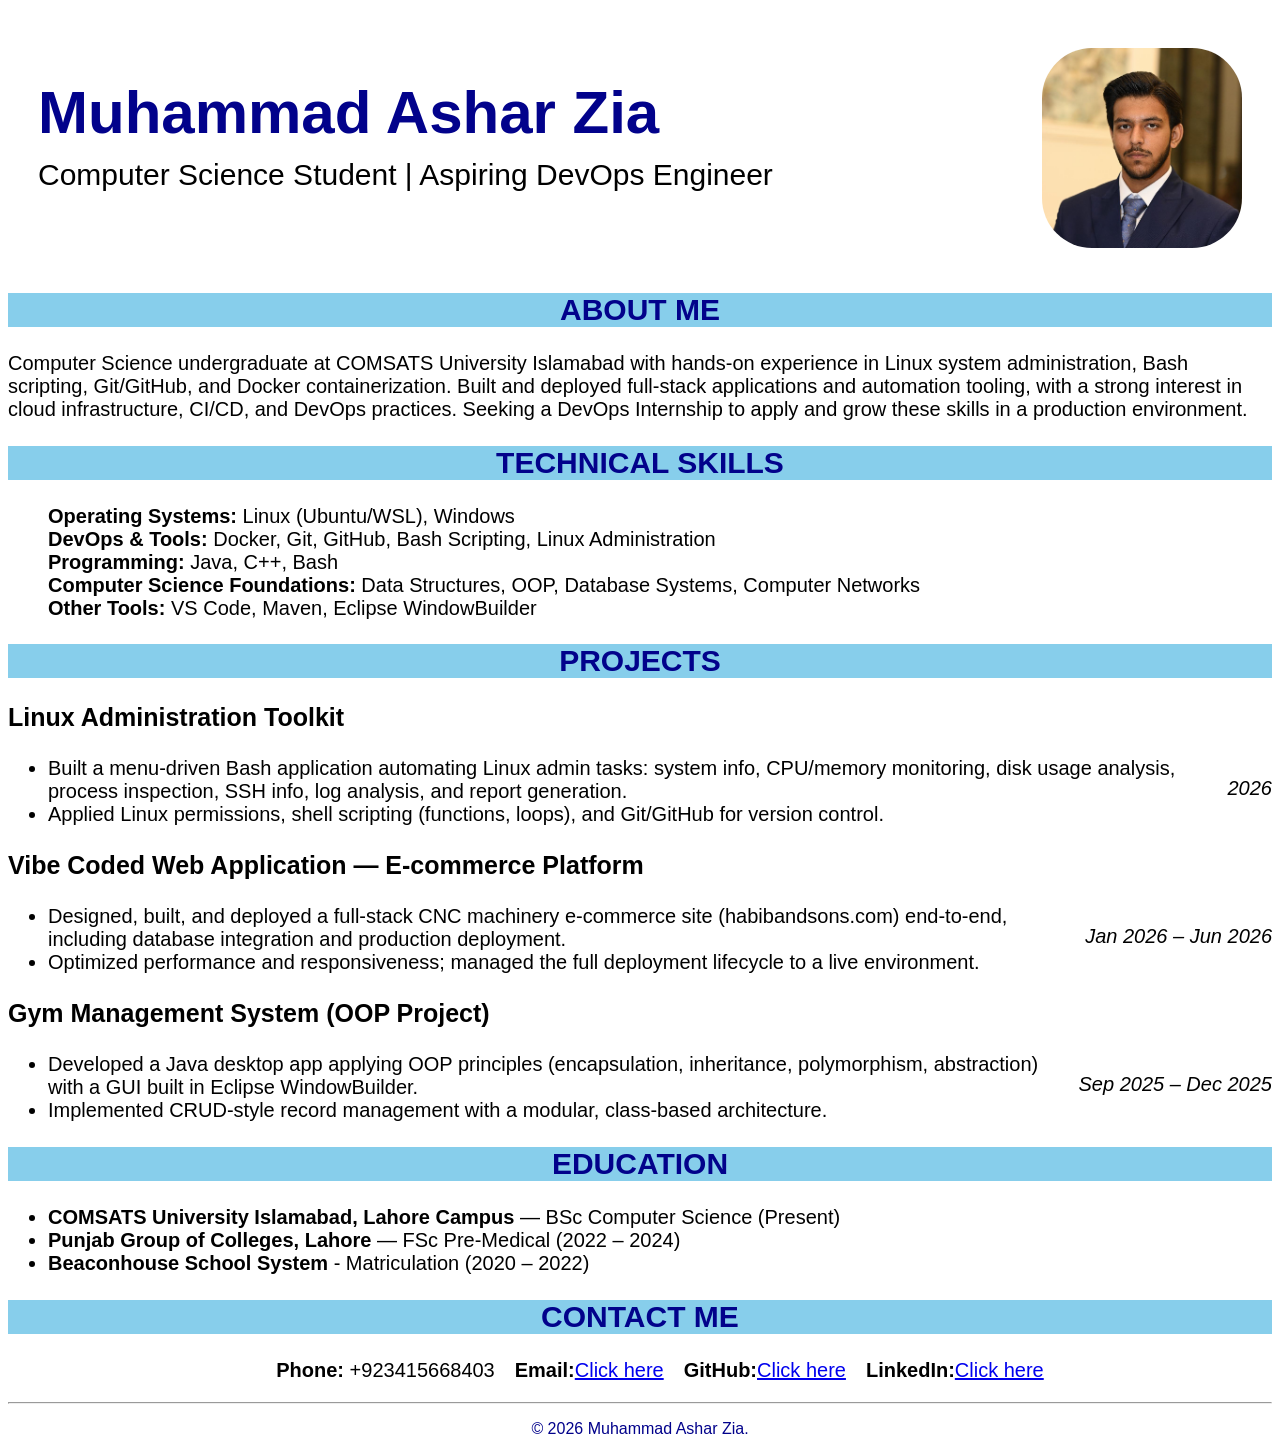
<file: assignment-1/index.html>
<!DOCTYPE html>
<html lang="en">
<head>
    <meta charset="UTF-8">
    <meta name="viewport" content="width=device-width, initial-scale=1.0">
    <title>CV</title>
    <link rel="stylesheet" href="styles.css">
</head>
<body>
    <header>
        <p id="name">Muhammad Ashar Zia</p>
        <p id="tagline">Computer Science Student | Aspiring DevOps Engineer</p>
        <img id="image" src="prof pic.jpeg" alt="Profile Picture">
        <br>
    </header>

    <main>
    
    <div id="summary">
    <h2>ABOUT ME</h2>
    <p>Computer Science undergraduate at COMSATS University Islamabad with hands-on experience in Linux system administration, Bash scripting, Git/GitHub, and Docker containerization. Built and deployed full-stack applications and automation tooling, with a strong interest in cloud infrastructure, CI/CD, and DevOps practices. Seeking a DevOps Internship to apply and grow these skills in a production environment.</p>
    </div>
    
    <div id="skills">
    <h2>TECHNICAL SKILLS</h2>
    <ul>
        <li><b>Operating Systems:</b> Linux (Ubuntu/WSL), Windows</li>
        <li><b>DevOps & Tools:</b> Docker, Git, GitHub, Bash Scripting, Linux Administration</li>
        <li><b>Programming:</b> Java, C++, Bash</li>
        <li><b>Computer Science Foundations: </b>Data Structures, OOP, Database Systems, Computer Networks</li>
        <li><b>Other Tools: </b>VS Code, Maven, Eclipse WindowBuilder</li>
    </ul>
    </div>
    
    <div id="projects">
    <h2>PROJECTS</h2>
    <h3>Linux Administration Toolkit</h3>
    <p><i>2026</i></p>
    <ul>
        <li>Built a menu-driven Bash application automating Linux admin tasks: system info, CPU/memory monitoring, disk usage analysis, process inspection, SSH info, log analysis, and report generation.</li>
        <li>Applied Linux permissions, shell scripting (functions, loops), and Git/GitHub for version control.</li>
    </ul>
    <h3>Vibe Coded Web Application — E-commerce Platform</h3>
    <p><i>Jan 2026 – Jun 2026</i></p>
    <ul>
        <li>Designed, built, and deployed a full-stack CNC machinery e-commerce site (habibandsons.com) end-to-end, including database integration and production deployment.</li>
        <li>Optimized performance and responsiveness; managed the full deployment lifecycle to a live environment.</li>
    </ul>
    <h3>Gym Management System (OOP Project)</h3>
    <p><i>Sep 2025 – Dec 2025</i></p>
    <ul>
        <li>Developed a Java desktop app applying OOP principles (encapsulation, inheritance, polymorphism, abstraction) with a GUI built in Eclipse WindowBuilder.</li>
        <li>Implemented CRUD-style record management with a modular, class-based architecture.</li>    
    </ul>
    </div>

    <div id="education">
    <h2>EDUCATION</h2>
    <ul>
        <li><b>COMSATS University Islamabad, Lahore Campus</b> — BSc Computer Science (Present)</li>
        <li><b>Punjab Group of Colleges, Lahore</b> — FSc Pre-Medical (2022 – 2024)</li>
        <li><b>Beaconhouse School System</b> - Matriculation (2020 – 2022)</li>
    </ul>
    </div>

    <div id="contact">
    <h2>CONTACT ME</h2>
    <ul>
        <li><b>Phone:</b> +923415668403</li>
        <li><b>Email:</b><a href="mailto:ashar.rwd@hotmail.com">Click here</a></li>
        <li><b>GitHub:</b><a href="https://github.com/asharzia0786">Click here</a></li>
        <li><b>LinkedIn:</b><a href="https://www.linkedin.com/in/masharzia/">Click here</a></li>
    </ul>
    <hr>
    </div>

    <footer>
        <p>&copy; 2026 Muhammad Ashar Zia.</p>
    </footer>

    </main>
</body>
</html>
</file>
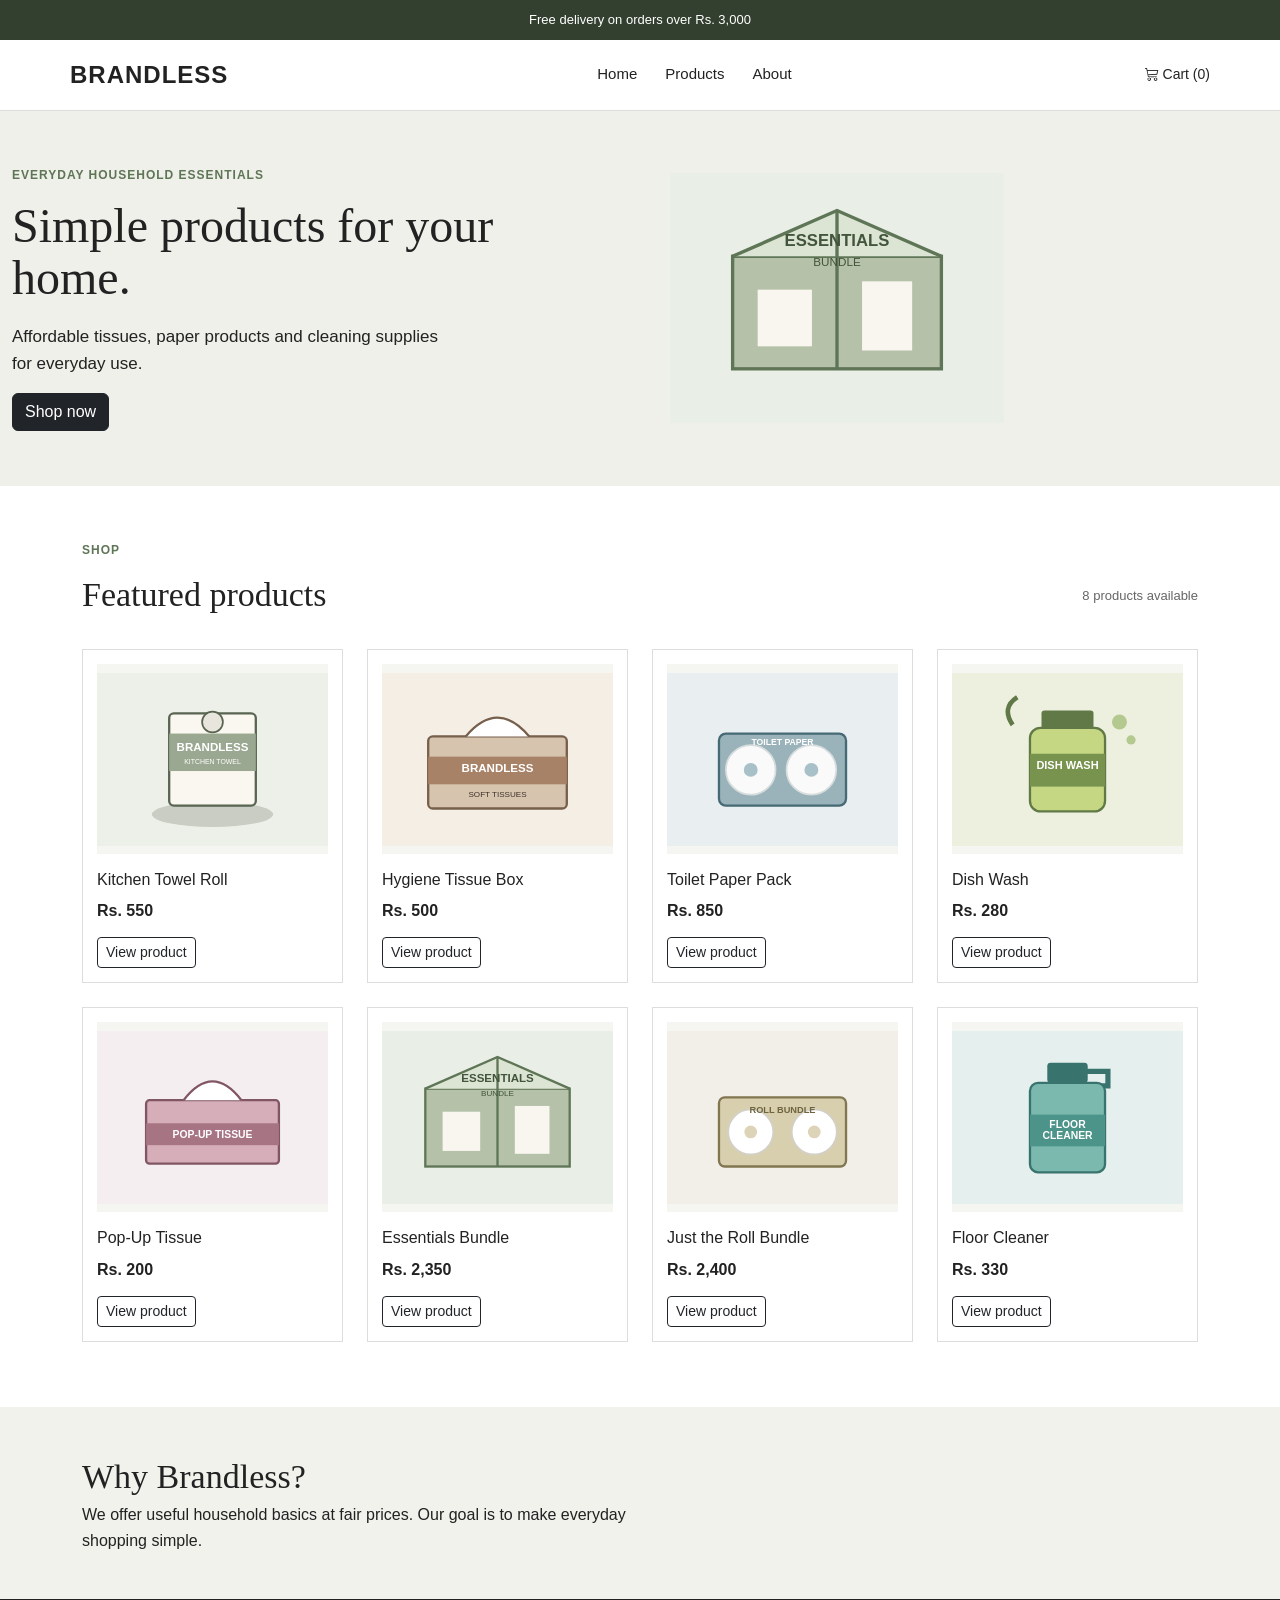
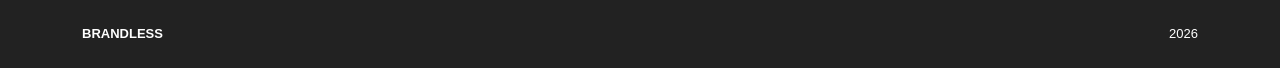
<file: assignment-2/index.html>
<!doctype html>
<html lang="en">
<head>
  <meta charset="utf-8">
  <meta name="viewport" content="width=device-width, initial-scale=1">
  <title>Brandless Store</title>
  <link href="bootstrap.min.css" rel="stylesheet">
  <link href="bootstrap-icons.css" rel="stylesheet">
  <link href="styles.css" rel="stylesheet">
</head>
<body>
  <div class="top-bar">Free delivery on orders over Rs. 3,000</div>
  <header>
    <nav class="navbar container">
      <a class="navbar-brand" href="index.html">BRANDLESS</a>
      <input class="nav-toggle" type="checkbox" id="nav-toggle">
      <label class="navbar-toggler" for="nav-toggle"><i class="bi bi-list"></i></label>
      <div class="nav-links">
        <a href="index.html">Home</a>
        <a href="#products">Products</a>
        <a href="#about">About</a>
      </div>
      <a class="cart" href="#cart"><i class="bi bi-cart3"></i> Cart (0)</a>
    </nav>
  </header>
  <main>
    <section class="hero">
      <div class="container row align-items-center">
        <div class="col-md-6">
          <p class="small-title">Everyday household essentials</p>
          <h1>Simple products for your home.</h1>
          <p>Affordable tissues, paper products and cleaning supplies for everyday use.</p>
          <a class="btn btn-dark" href="#products">Shop now</a>
        </div>
        <div class="col-md-6 hero-picture">
          <img src="assets/essentials-bundle.svg" alt="Brandless essentials bundle">
        </div>
      </div>
    </section>
    <section class="container products" id="products">
      <div class="heading">
        <div>
          <p class="small-title">Shop</p>
          <h2>Featured products</h2>
        </div>
        <p>8 products available</p>
      </div>
      <div class="row row-cols-1 row-cols-sm-2 row-cols-lg-4 g-4">
      <div class="col">
        <article class="product-card">
          <img src="assets/kitchen-towel.svg" alt="Kitchen Towel Roll">
          <h3>Kitchen Towel Roll</h3>
          <p>Rs. 550</p>
          <a href="product.html" class="btn btn-outline-dark btn-sm">View product</a>
        </article>
      </div>
      <div class="col">
        <article class="product-card">
          <img src="assets/tissue-box.svg" alt="Hygiene Tissue Box">
          <h3>Hygiene Tissue Box</h3>
          <p>Rs. 500</p>
          <a href="product.html" class="btn btn-outline-dark btn-sm">View product</a>
        </article>
      </div>
      <div class="col">
        <article class="product-card">
          <img src="assets/toilet-paper.svg" alt="Toilet Paper Pack">
          <h3>Toilet Paper Pack</h3>
          <p>Rs. 850</p>
          <a href="product.html" class="btn btn-outline-dark btn-sm">View product</a>
        </article>
      </div>
      <div class="col">
        <article class="product-card">
          <img src="assets/dish-wash.svg" alt="Dish Wash">
          <h3>Dish Wash</h3>
          <p>Rs. 280</p>
          <a href="product.html" class="btn btn-outline-dark btn-sm">View product</a>
        </article>
      </div>
      <div class="col">
        <article class="product-card">
          <img src="assets/pop-up-tissue.svg" alt="Pop Up Tissue">
          <h3>Pop-Up Tissue</h3>
          <p>Rs. 200</p>
          <a href="product.html" class="btn btn-outline-dark btn-sm">View product</a>
        </article>
      </div>
      <div class="col">
        <article class="product-card">
          <img src="assets/essentials-bundle.svg" alt="Essentials Bundle">
          <h3>Essentials Bundle</h3>
          <p>Rs. 2,350</p>
          <a href="product.html" class="btn btn-outline-dark btn-sm">View product</a>
        </article>
      </div>
      <div class="col">
        <article class="product-card">
          <img src="assets/roll-bundle.svg" alt="Just the Roll Bundle">
          <h3>Just the Roll Bundle</h3>
          <p>Rs. 2,400</p>
          <a href="product.html" class="btn btn-outline-dark btn-sm">View product</a>
        </article>
      </div>
      <div class="col">
        <article class="product-card">
          <img src="assets/floor-cleaner.svg" alt="Floor Cleaner">
          <h3>Floor Cleaner</h3>
          <p>Rs. 330</p>
          <a href="product.html" class="btn btn-outline-dark btn-sm">View product</a>
        </article>
      </div>
    </div>
  </section>
  <section class="about" id="about">
    <div class="container">
      <h2>Why Brandless?</h2>
      <p>We offer useful household basics at fair prices. Our goal is to make everyday shopping simple.</p>
    </div>
  </section>
  </main>
  <footer><div class="container"><strong>BRANDLESS</strong><span>2026</span></div></footer>
</body>
</html>
</file>
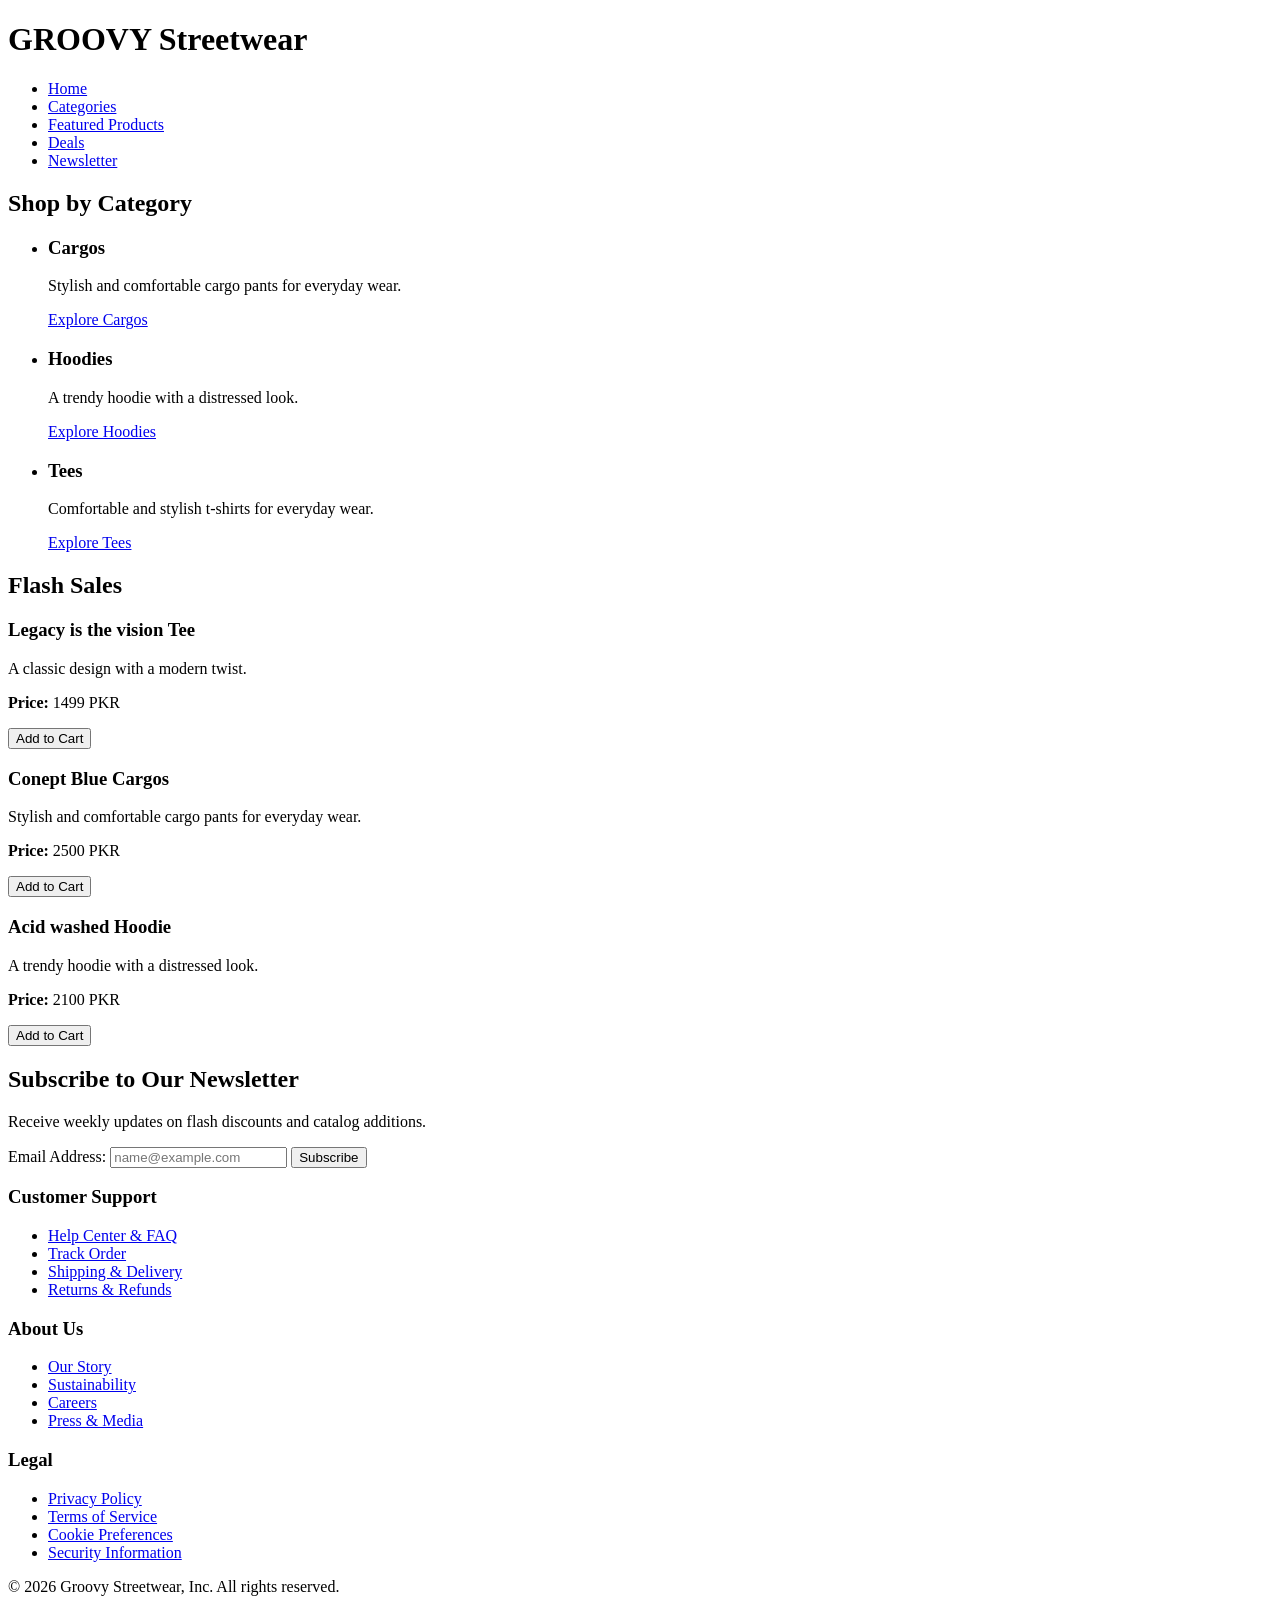
<file: lab-1/index.html>
<!doctype html>
<html lang="en">
  <head>
    <meta charset="UTF-8" />
    <meta name="viewport" content="width=device-width, initial-scale=1.0" />
    <title>GROOVY Pakistan | Streetwear - Tees, Cargos & Hoodies</title>
  </head>
  <body>
    <header>
      <h1>GROOVY Streetwear</h1>
      <nav>
        <ul>
          <li><a href="#home">Home</a></li>
          <li><a href="#categories">Categories</a></li>
          <li><a href="#featured">Featured Products</a></li>
          <li><a href="#deals">Deals</a></li>
          <li><a href="#newsletter">Newsletter</a></li>
        </ul>
      </nav>
    </header>

    <main>
      <section id="categories">
        <h2>Shop by Category</h2>
        <ul>
          <li>
            <article>
              <h3>Cargos</h3>
              <p>Stylish and comfortable cargo pants for everyday wear.</p>
              <a href="#">Explore Cargos</a>
            </article>
          </li>
          <li>
            <article>
              <h3>Hoodies</h3>
              <p>A trendy hoodie with a distressed look.</p>
              <a href="#">Explore Hoodies</a>
            </article>
          </li>
          <li>
            <article>
              <h3>Tees</h3>
              <p>Comfortable and stylish t-shirts for everyday wear.</p>
              <a href="#">Explore Tees</a>
            </article>
          </li>
        </ul>
      </section>

      <section id="featured">
        <h2>Flash Sales</h2>

        <article>
          <h3>Legacy is the vision Tee</h3>
          <p>A classic design with a modern twist.</p>
          <p><strong>Price:</strong> 1499 PKR</p>
          <button type="button">Add to Cart</button>
        </article>

        <article>
          <h3>Conept Blue Cargos</h3>
          <p>Stylish and comfortable cargo pants for everyday wear.</p>
          <p><strong>Price:</strong> 2500 PKR</p>
          <button type="button">Add to Cart</button>
        </article>

        <article>
          <h3>Acid washed Hoodie</h3>
          <p>A trendy hoodie with a distressed look.</p>
          <p><strong>Price:</strong> 2100 PKR</p>
          <button type="button">Add to Cart</button>
        </article>
      </section>

      <section id="newsletter">
        <h2>Subscribe to Our Newsletter</h2>
        <p>Receive weekly updates on flash discounts and catalog additions.</p>
        <form action="#" method="post">
          <label for="newsletter-email">Email Address:</label>
          <input
            type="email"
            id="newsletter-email"
            name="email"
            placeholder="name@example.com"
            required
          />
          <button type="submit">Subscribe</button>
        </form>
      </section>
    </main>

    <footer>
      <section>
        <h3>Customer Support</h3>
        <ul>
          <li><a href="#">Help Center &amp; FAQ</a></li>
          <li><a href="#">Track Order</a></li>
          <li><a href="#">Shipping &amp; Delivery</a></li>
          <li><a href="#">Returns &amp; Refunds</a></li>
        </ul>
      </section>

      <section>
        <h3>About Us</h3>
        <ul>
          <li><a href="#">Our Story</a></li>
          <li><a href="#">Sustainability</a></li>
          <li><a href="#">Careers</a></li>
          <li><a href="#">Press &amp; Media</a></li>
        </ul>
      </section>

      <section>
        <h3>Legal</h3>
        <ul>
          <li><a href="#">Privacy Policy</a></li>
          <li><a href="#">Terms of Service</a></li>
          <li><a href="#">Cookie Preferences</a></li>
          <li><a href="#">Security Information</a></li>
        </ul>
      </section>

      <p>&copy; 2026 Groovy Streetwear, Inc. All rights reserved.</p>
    </footer>
  </body>
</html>
</file>
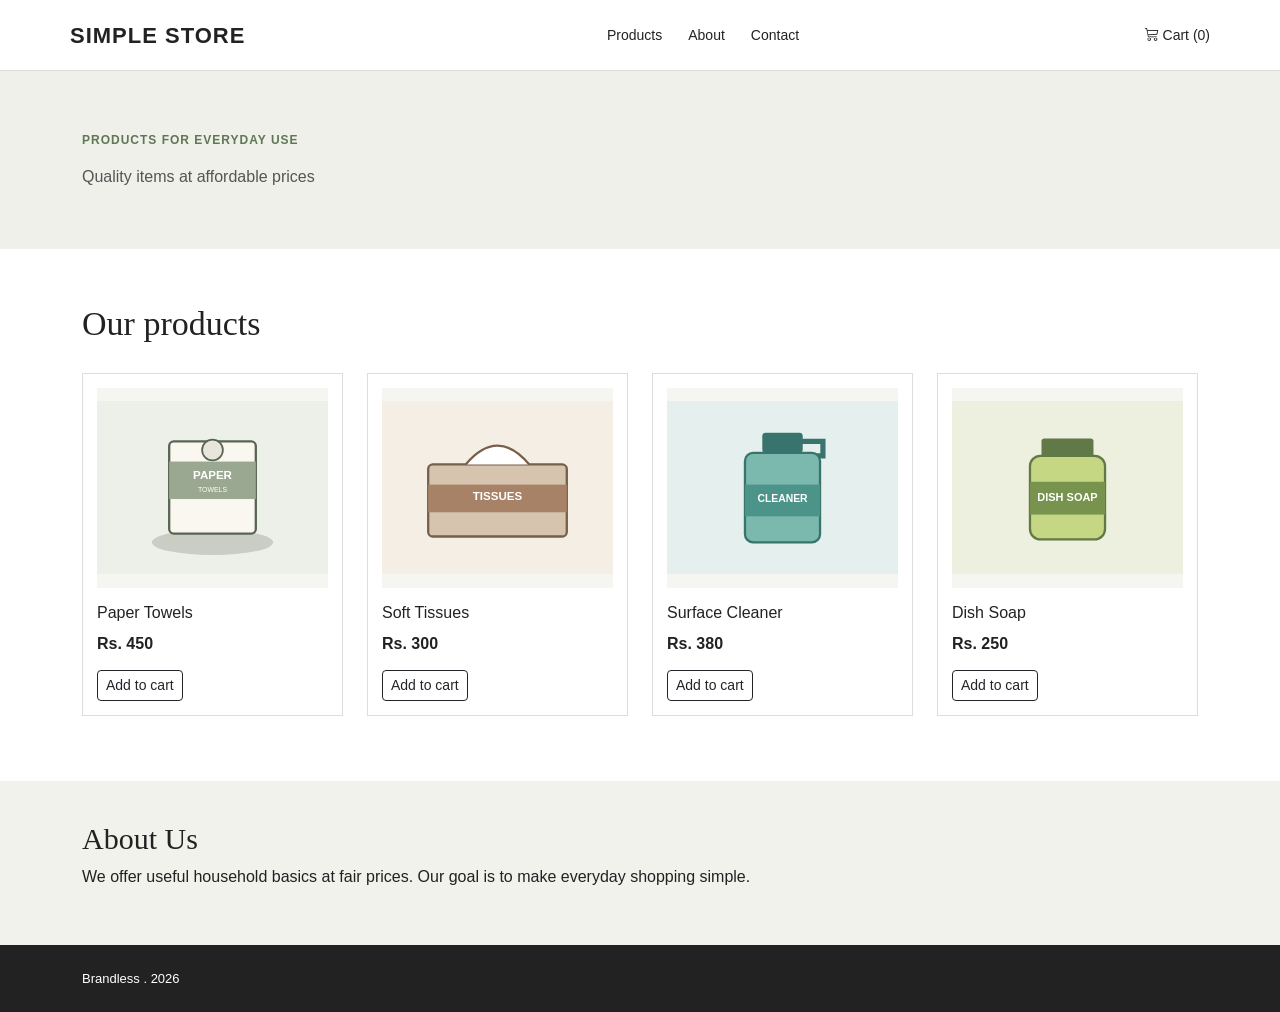
<file: lab-2/index.html>
<!doctype html>
<html lang="en">
<head>
  <meta charset="utf-8">
  <meta name="viewport" content="width=device-width, initial-scale=1">
  <title>Simple Store | Lab 2</title>
  <link href="bootstrap.min.css" rel="stylesheet">
  <link href="bootstrap-icons.css" rel="stylesheet">
  <link href="styles.css" rel="stylesheet">
</head>
<body>
  <header>
    <nav class="navbar container">
      <a class="navbar-brand" href="index.html">SIMPLE STORE</a>
      <input class="nav-toggle" type="checkbox" id="nav-toggle">
      <label class="navbar-toggler" for="nav-toggle"><i class="bi bi-list"></i></label>
      <div class="nav-links"><a href="#products">Products</a><a href="#about">About</a><a href="#contact">Contact</a></div>
      <a class="cart" href="#cart"><i class="bi bi-cart3"></i> Cart (0)</a>
    </nav>
  </header>
  <main>
    <section class="intro"><div class="container"><p>Products for everyday use</p><span>Quality items at affordable prices</span></div></section>
    <section class="container products" id="products"><h2>Our products</h2><div class="row row-cols-1 row-cols-md-2 row-cols-lg-4 g-4">
      <div class="col">
        <article class="product-card">
          <img src="assets/paper-towel.svg" alt="Paper Towels">
          <h3>Paper Towels</h3>
          <p>Rs. 450</p>
          <button class="btn btn-outline-dark btn-sm">Add to cart</button>
        </article>
      </div>
      <div class="col">
        <article class="product-card">
          <img src="assets/tissue.svg" alt="Soft Tissues">
          <h3>Soft Tissues</h3>
          <p>Rs. 300</p>
          <button class="btn btn-outline-dark btn-sm">Add to cart</button>
        </article>
      </div>
      <div class="col">
        <article class="product-card">
          <img src="assets/cleaner.svg" alt="Surface Cleaner">
          <h3>Surface Cleaner</h3>
          <p>Rs. 380</p>
          <button class="btn btn-outline-dark btn-sm">Add to cart</button>
        </article>
      </div>
      <div class="col">
        <article class="product-card">
          <img src="assets/dish-soap.svg" alt="Dish Soap">
          <h3>Dish Soap</h3>
          <p>Rs. 250</p>
          <button class="btn btn-outline-dark btn-sm">Add to cart</button>
        </article>
      </div>
    </div>
  </section>
  <section class="about" id="about">
    <div class="container">
      <h2>About Us</h2>
      <p>We offer useful household basics at fair prices. Our goal is to make everyday shopping simple.</p>
    </div>
  </section>
  </main>
  <footer id="contact"><div class="container">Brandless . 2026</div></footer>
</body>
</html>
</file>
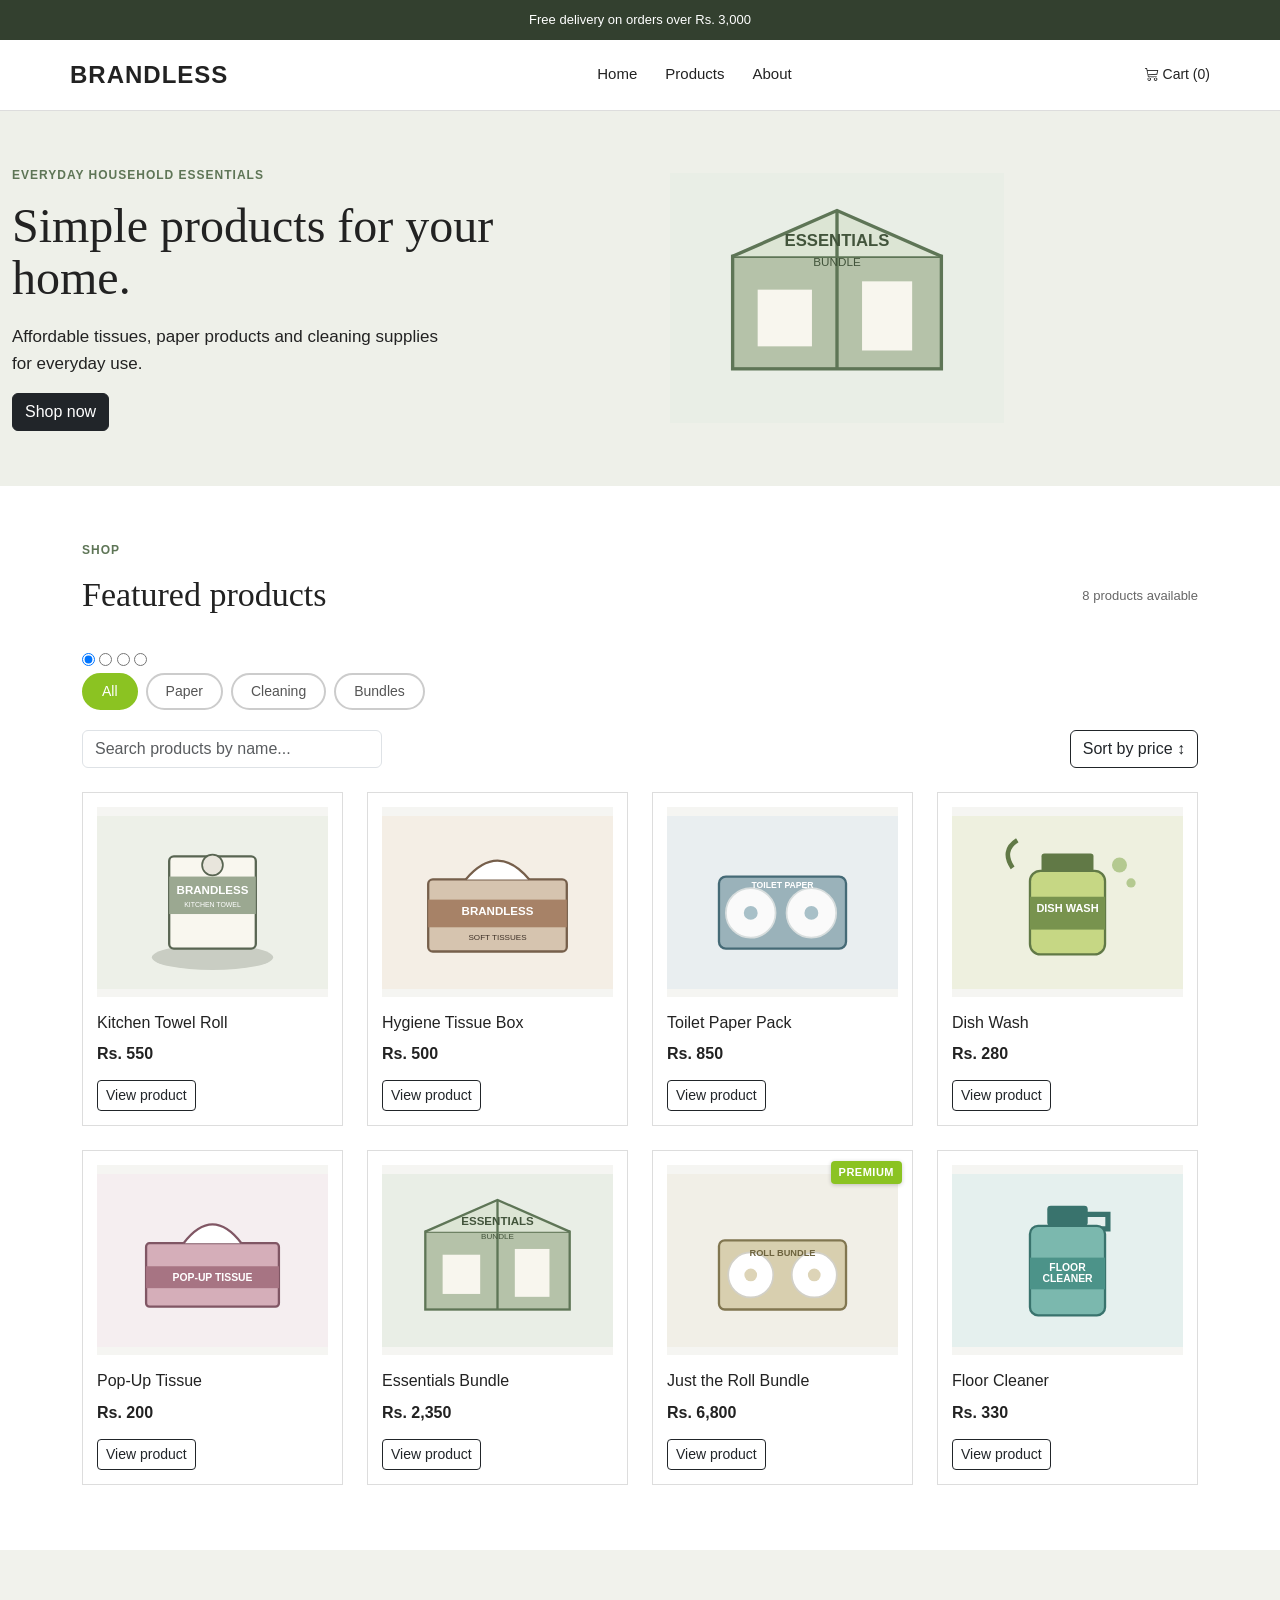
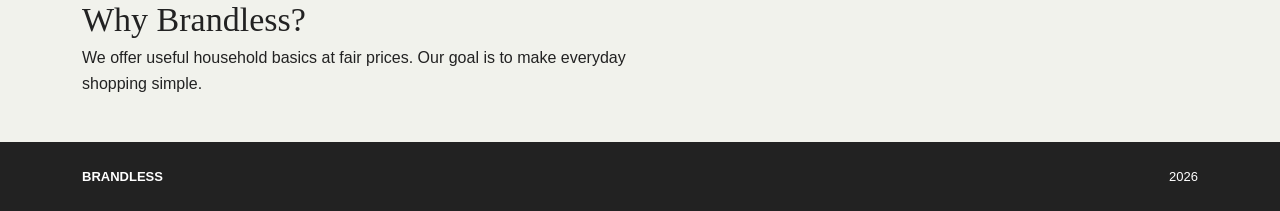
<file: midterm-lab-exam/index.html>
<!doctype html>
<html lang="en">
<head>
  <meta charset="utf-8">
  <meta name="viewport" content="width=device-width, initial-scale=1">
  <title>Brandless Store</title>
  <link href="bootstrap.min.css" rel="stylesheet">
  <link href="bootstrap-icons.css" rel="stylesheet">
  <link href="styles.css" rel="stylesheet">
</head>
<body>
  <div class="top-bar">Free delivery on orders over Rs. 3,000</div>
  <header>
    <nav class="navbar container">
      <a class="navbar-brand" href="index.html">BRANDLESS</a>
      <input class="nav-toggle" type="checkbox" id="nav-toggle">
      <label class="navbar-toggler" for="nav-toggle"><i class="bi bi-list"></i></label>
      <div class="nav-links">
        <a href="index.html">Home</a>
        <a href="#products">Products</a>
        <a href="#about">About</a>
      </div>
      <a class="cart" href="#cart"><i class="bi bi-cart3"></i> Cart (0)</a>
    </nav>
  </header>
  <main>
    <section class="hero">
      <div class="container row align-items-center">
        <div class="col-md-6">
          <p class="small-title">Everyday household essentials</p>
          <h1>Simple products for your home.</h1>
          <p>Affordable tissues, paper products and cleaning supplies for everyday use.</p>
          <a class="btn btn-dark" href="#products">Shop now</a>
        </div>
        <div class="col-md-6 hero-picture">
          <img src="assets/essentials-bundle.svg" alt="Brandless essentials bundle">
        </div>
      </div>
    </section>
    <section class="container products" id="products">
      <div class="heading">
        <div>
          <p class="small-title">Shop</p>
          <h2>Featured products</h2>
        </div>
        <p>8 products available</p>
      </div>

      <!-- ═══════════════════════════════════════════════════════
           TASK 1 — CSS-only category filter
           K = 3 → categories: Paper, Cleaning, Bundles
           Inputs are direct siblings of #product-grid so the
           ~ combinator can reach it. Labels stay in .filter-bar.
           ═══════════════════════════════════════════════════════ -->
      <input type="radio" name="cat" id="cat-all"      value="all"      checked>
      <input type="radio" name="cat" id="cat-paper"    value="paper">
      <input type="radio" name="cat" id="cat-cleaning" value="cleaning">
      <input type="radio" name="cat" id="cat-bundles"  value="bundles">

      <div class="filter-bar">
        <label for="cat-all"      class="filter-label">All</label>
        <label for="cat-paper"    class="filter-label">Paper</label>
        <label for="cat-cleaning" class="filter-label">Cleaning</label>
        <label for="cat-bundles"  class="filter-label">Bundles</label>
      </div>

      <!-- Task 3: Live search and price sort controls -->
      <div class="search-sort-bar d-flex flex-wrap gap-2 justify-content-between align-items-center mb-4">
        <input type="search" id="search-box" class="form-control" style="max-width: 300px;" placeholder="Search products by name..." aria-label="Search products">
        <button id="sort-btn" class="btn btn-outline-dark" type="button">Sort by price ↕</button>
      </div>

      <!-- Task 3: No products found message in place of grid -->
      <div id="no-results" class="text-center py-5" style="display: none;">
        <p class="fs-4 text-muted mb-0">No products found</p>
      </div>

      <div class="row row-cols-1 row-cols-sm-2 row-cols-lg-4 g-4" id="product-grid">
        <div class="col" data-category="paper">
          <article class="product-card">
            <img src="assets/kitchen-towel.svg" alt="Kitchen Towel Roll">
            <h3>Kitchen Towel Roll</h3>
            <p>Rs. 550</p>
            <a href="product.html" class="btn btn-outline-dark btn-sm">View product</a>
          </article>
        </div>
        <div class="col" data-category="paper">
          <article class="product-card">
            <img src="assets/tissue-box.svg" alt="Hygiene Tissue Box">
            <h3>Hygiene Tissue Box</h3>
            <p>Rs. 500</p>
            <a href="product.html" class="btn btn-outline-dark btn-sm">View product</a>
          </article>
        </div>
        <div class="col" data-category="paper">
          <article class="product-card">
            <img src="assets/toilet-paper.svg" alt="Toilet Paper Pack">
            <h3>Toilet Paper Pack</h3>
            <p>Rs. 850</p>
            <a href="product.html" class="btn btn-outline-dark btn-sm">View product</a>
          </article>
        </div>
        <div class="col" data-category="cleaning">
          <article class="product-card">
            <img src="assets/dish-wash.svg" alt="Dish Wash">
            <h3>Dish Wash</h3>
            <p>Rs. 280</p>
            <a href="product.html" class="btn btn-outline-dark btn-sm">View product</a>
          </article>
        </div>
        <div class="col" data-category="paper">
          <article class="product-card">
            <img src="assets/pop-up-tissue.svg" alt="Pop Up Tissue">
            <h3>Pop-Up Tissue</h3>
            <p>Rs. 200</p>
            <a href="product.html" class="btn btn-outline-dark btn-sm">View product</a>
          </article>
        </div>
        <div class="col" data-category="bundles">
          <article class="product-card">
            <img src="assets/essentials-bundle.svg" alt="Essentials Bundle">
            <h3>Essentials Bundle</h3>
            <p>Rs. 2,350</p>
            <a href="product.html" class="btn btn-outline-dark btn-sm">View product</a>
          </article>
        </div>
        <div class="col" data-category="bundles">
          <article class="product-card">
            <img src="assets/roll-bundle.svg" alt="Just the Roll Bundle">
            <h3>Just the Roll Bundle</h3>
            <p>Rs. 6,800</p>
            <a href="product.html" class="btn btn-outline-dark btn-sm">View product</a>
          </article>
        </div>
        <div class="col" data-category="cleaning">
          <article class="product-card">
            <img src="assets/floor-cleaner.svg" alt="Floor Cleaner">
            <h3>Floor Cleaner</h3>
            <p>Rs. 330</p>
            <a href="product.html" class="btn btn-outline-dark btn-sm">View product</a>
          </article>
        </div>
      </div>
    </section>
    <section class="about" id="about">
      <div class="container">
        <h2>Why Brandless?</h2>
        <p>We offer useful household basics at fair prices. Our goal is to make everyday shopping simple.</p>
      </div>
    </section>
  </main>
  <footer><div class="container"><strong>BRANDLESS</strong><span>2026</span></div></footer>
  <script src="script.js"></script>
</body>
</html>
</file>
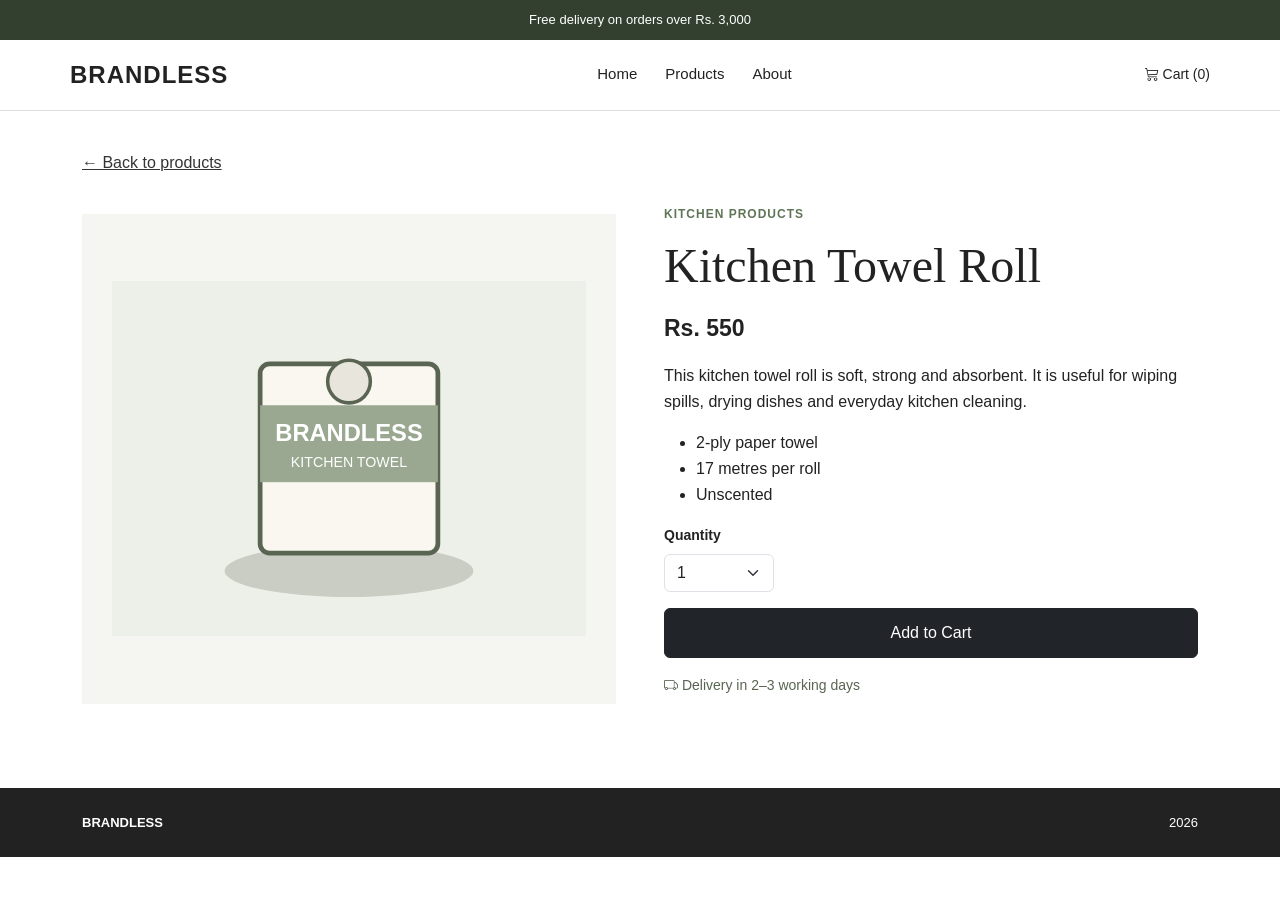
<file: assignment-2/product.html>
<!doctype html>
<html lang="en">
<head><meta charset="utf-8">
  <meta name="viewport" content="width=device-width, initial-scale=1">
  <title>Kitchen Towel Roll | Brandless Store</title>
  <link href="bootstrap.min.css" rel="stylesheet">
  <link href="bootstrap-icons.css" rel="stylesheet">
  <link href="styles.css" rel="stylesheet">
</head>
<body>
  <div class="top-bar">Free delivery on orders over Rs. 3,000</div>
  <header>
    <nav class="navbar container">
      <a class="navbar-brand" href="index.html">BRANDLESS</a>
      <input class="nav-toggle" type="checkbox" id="nav-toggle">
      <label class="navbar-toggler" for="nav-toggle"><i class="bi bi-list"></i></label>
      <div class="nav-links">
        <a href="index.html">Home</a>
        <a href="index.html#products">Products</a>
        <a href="index.html#about">About</a>
      </div>
      <a class="cart" href="#cart"><i class="bi bi-cart3"></i> Cart (0)</a>
    </nav>
  </header>
  <main class="container detail-page">
    <a class="back" href="index.html">← Back to products</a>
    <div class="row g-5 align-items-center">
      <div class="col-md-6"><div class="detail-image">
        <img src="assets/kitchen-towel.svg" alt="Kitchen Towel Roll">
      </div>
    </div>
    <div class="col-md-6">
      <p class="small-title">Kitchen products</p>
      <h1>Kitchen Towel Roll</h1>
      <p class="price">Rs. 550</p>
      <p>This kitchen towel roll is soft, strong and absorbent. It is useful for wiping spills, drying dishes and everyday kitchen cleaning.</p>
      <ul>
        <li>2-ply paper towel</li>
        <li>17 metres per roll</li>
        <li>Unscented</li>
      </ul>
      <label for="quantity">Quantity</label>
      <select class="form-select" id="quantity">
        <option>1</option>
        <option>2</option>
        <option>3</option>
      </select>
      <button class="btn btn-dark add-button">Add to Cart</button>
      <p class="delivery"><i class="bi bi-truck"></i> Delivery in 2–3 working days</p>
    </div>
  </div>
</main>
  <footer><div class="container"><strong>BRANDLESS</strong><span>2026</span></div></footer>
</body>
</html>
</file>
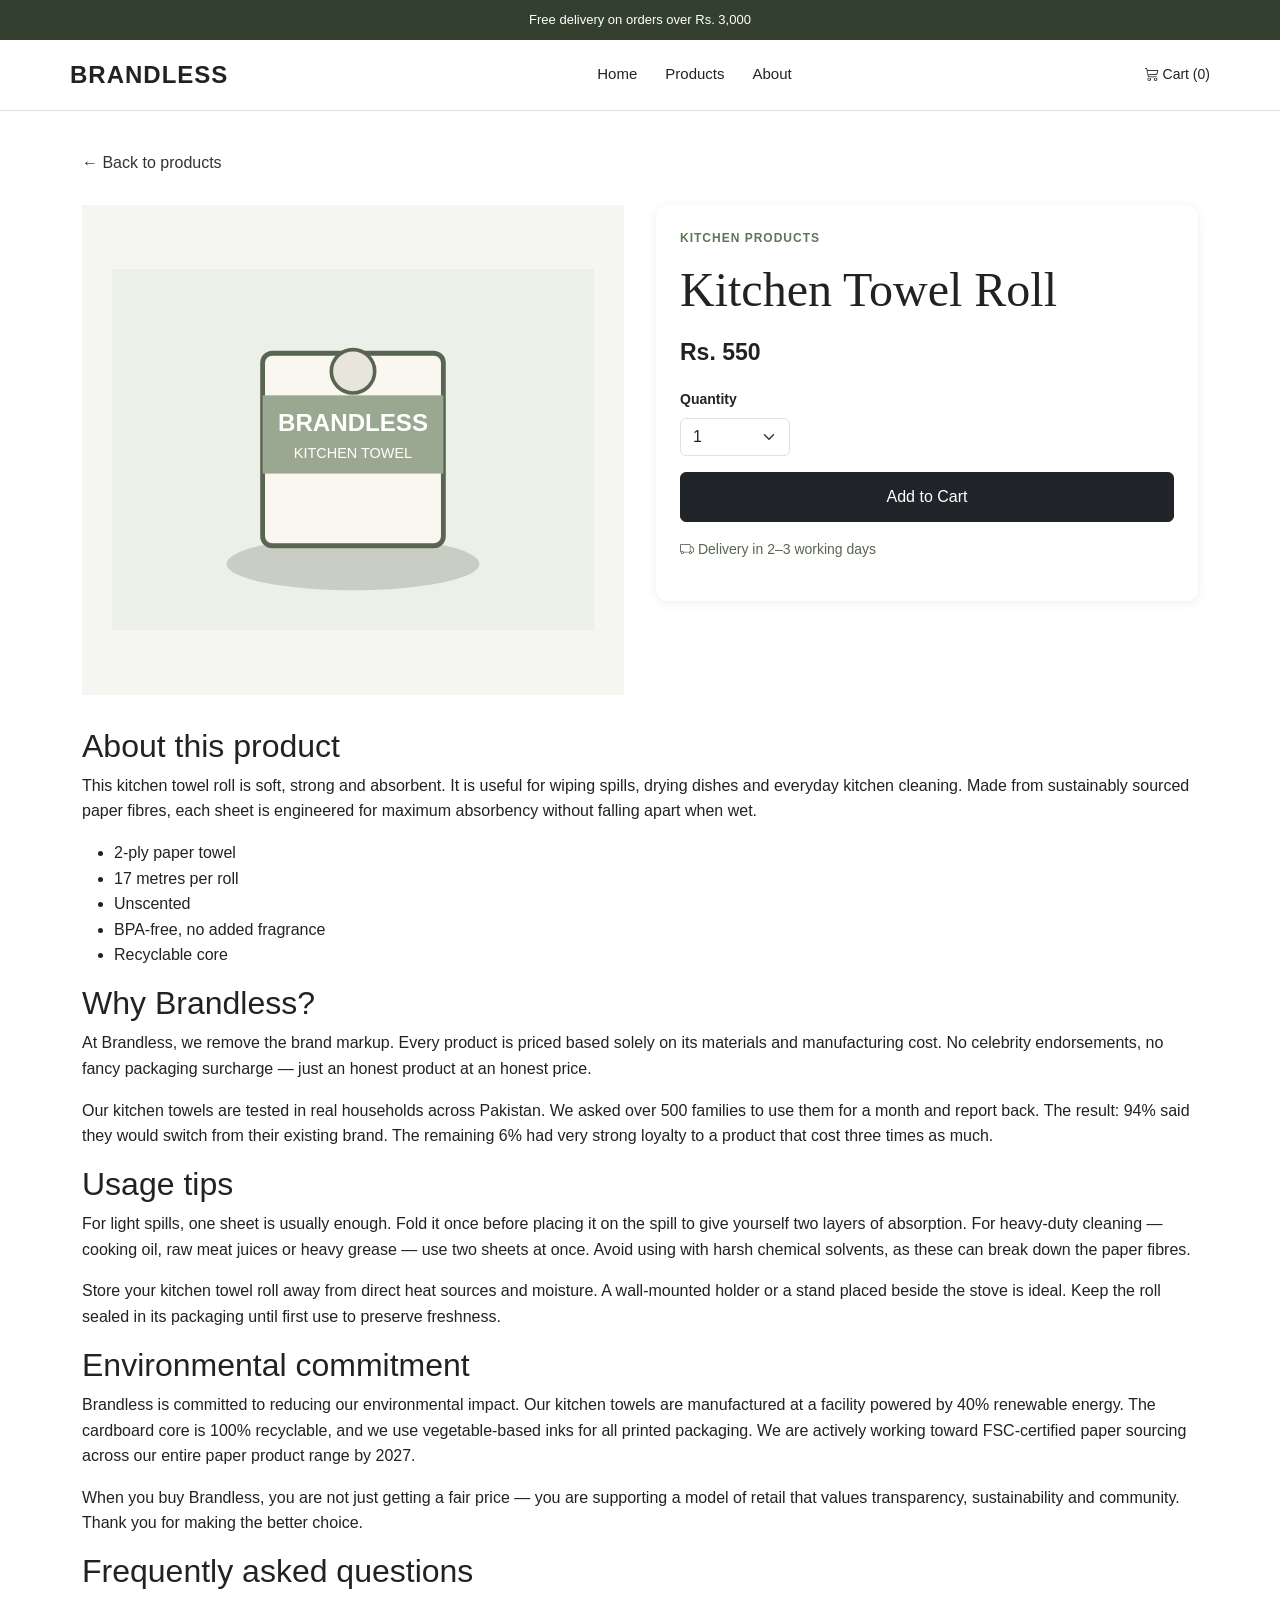
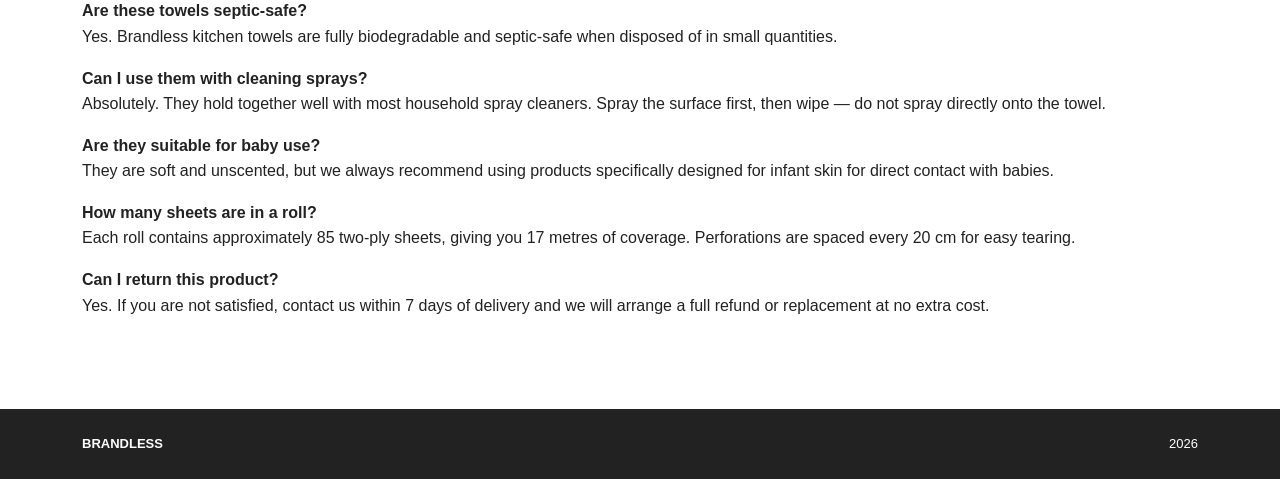
<file: midterm-lab-exam/product.html>
<!doctype html>
<html lang="en">
<head>
  <meta charset="utf-8">
  <meta name="viewport" content="width=device-width, initial-scale=1">
  <title>Kitchen Towel Roll | Brandless Store</title>
  <link href="bootstrap.min.css" rel="stylesheet">
  <link href="bootstrap-icons.css" rel="stylesheet">
  <link href="styles.css" rel="stylesheet">
</head>
<body>
  <div class="top-bar">Free delivery on orders over Rs. 3,000</div>
  <header>
    <nav class="navbar container">
      <a class="navbar-brand" href="index.html">BRANDLESS</a>
      <input class="nav-toggle" type="checkbox" id="nav-toggle">
      <label class="navbar-toggler" for="nav-toggle"><i class="bi bi-list"></i></label>
      <div class="nav-links">
        <a href="index.html">Home</a>
        <a href="index.html#products">Products</a>
        <a href="index.html#about">About</a>
      </div>
      <a class="cart" href="#cart"><i class="bi bi-cart3"></i> Cart (0)</a>
    </nav>
  </header>

  <main class="container detail-page">
    <a class="back" href="index.html">← Back to products</a>

    <!--
      Task 2: CSS Grid with named grid-template-areas.
      Three children → three named areas:
        "image"   product photo
        "details" name / price / qty / Add to Cart  (sticky at BP+)
        "desc"    long description (full-width row underneath at BP+)
    -->
    <div class="product-layout">

      <div class="product-image-area">
        <div class="detail-image">
          <img src="assets/kitchen-towel.svg" alt="Kitchen Towel Roll">
        </div>
      </div>

      <aside class="product-details-area">
        <p class="small-title">Kitchen products</p>
        <h1>Kitchen Towel Roll</h1>
        <p class="price">Rs. 550</p>
        <label for="quantity">Quantity</label>
        <select class="form-select" id="quantity">
          <option>1</option>
          <option>2</option>
          <option>3</option>
        </select>
        <button class="btn btn-dark add-button">Add to Cart</button>
        <p class="delivery"><i class="bi bi-truck"></i> Delivery in 2–3 working days</p>
      </aside>

      <section class="product-desc-area">
        <h2>About this product</h2>
        <p>This kitchen towel roll is soft, strong and absorbent. It is useful for wiping spills, drying dishes and everyday kitchen cleaning. Made from sustainably sourced paper fibres, each sheet is engineered for maximum absorbency without falling apart when wet.</p>
        <ul>
          <li>2-ply paper towel</li>
          <li>17 metres per roll</li>
          <li>Unscented</li>
          <li>BPA-free, no added fragrance</li>
          <li>Recyclable core</li>
        </ul>

        <h2>Why Brandless?</h2>
        <p>At Brandless, we remove the brand markup. Every product is priced based solely on its materials and manufacturing cost. No celebrity endorsements, no fancy packaging surcharge — just an honest product at an honest price.</p>
        <p>Our kitchen towels are tested in real households across Pakistan. We asked over 500 families to use them for a month and report back. The result: 94% said they would switch from their existing brand. The remaining 6% had very strong loyalty to a product that cost three times as much.</p>

        <h2>Usage tips</h2>
        <p>For light spills, one sheet is usually enough. Fold it once before placing it on the spill to give yourself two layers of absorption. For heavy-duty cleaning — cooking oil, raw meat juices or heavy grease — use two sheets at once. Avoid using with harsh chemical solvents, as these can break down the paper fibres.</p>
        <p>Store your kitchen towel roll away from direct heat sources and moisture. A wall-mounted holder or a stand placed beside the stove is ideal. Keep the roll sealed in its packaging until first use to preserve freshness.</p>

        <h2>Environmental commitment</h2>
        <p>Brandless is committed to reducing our environmental impact. Our kitchen towels are manufactured at a facility powered by 40% renewable energy. The cardboard core is 100% recyclable, and we use vegetable-based inks for all printed packaging. We are actively working toward FSC-certified paper sourcing across our entire paper product range by 2027.</p>
        <p>When you buy Brandless, you are not just getting a fair price — you are supporting a model of retail that values transparency, sustainability and community. Thank you for making the better choice.</p>

        <h2>Frequently asked questions</h2>
        <p><strong>Are these towels septic-safe?</strong><br>Yes. Brandless kitchen towels are fully biodegradable and septic-safe when disposed of in small quantities.</p>
        <p><strong>Can I use them with cleaning sprays?</strong><br>Absolutely. They hold together well with most household spray cleaners. Spray the surface first, then wipe — do not spray directly onto the towel.</p>
        <p><strong>Are they suitable for baby use?</strong><br>They are soft and unscented, but we always recommend using products specifically designed for infant skin for direct contact with babies.</p>
        <p><strong>How many sheets are in a roll?</strong><br>Each roll contains approximately 85 two-ply sheets, giving you 17 metres of coverage. Perforations are spaced every 20 cm for easy tearing.</p>
        <p><strong>Can I return this product?</strong><br>Yes. If you are not satisfied, contact us within 7 days of delivery and we will arrange a full refund or replacement at no extra cost.</p>
      </section>

    </div>
  </main>

  <footer><div class="container"><strong>BRANDLESS</strong><span>2026</span></div></footer>
</body>
</html>
</file>
<file: assignment-1/styles.css>
header {
    position: relative;
    min-height: 220px;
    padding: 20px 30px;
}

#name {
    position: absolute;
    top: 10px;
    text-align: left;
    font-family: Calibri, sans-serif;
    font-size: 60px;
    font-weight: bold;
    color: rgb(2, 2, 139);
}

#tagline {
    position: absolute;
    top: 120px;
    text-align: left;
    font-family: Calibri, 'Trebuchet MS', sans-serif;
    font-size: 30px;
}

#image {
    position: absolute;
    right: 30px;
    top: 40px;
    width: 200px;
    height: 200px;
    object-fit: cover;
    border-radius: 50px;
}

#summary h2{
    text-align: center;
    font-family: Calibri, sans-serif;
    font-size: 30px;
    background-color: skyblue;
    color: rgb(2, 2, 139);
}
#summary p{
    font-family: Calibri, sans-serif;
    font-size: 20px;
}
#skills h2{
    text-align: center;
    font-family: Calibri, sans-serif;
    font-size: 30px;
    background-color: skyblue;
    color: rgb(2, 2, 139);
}
#skills ul{
    list-style: none;
    font-family: Calibri, sans-serif;
    font-size: 20px;
}
#projects h2{
    text-align: center;
    font-family: Calibri, sans-serif;
    font-size: 30px;
    background-color: skyblue;
    color: rgb(2, 2, 139);
}
#projects h3{
    font-family: Calibri, sans-serif;
    font-size: 25px;
}
#projects p{
    font-family: Calibri, sans-serif;
    font-size: 20px;
    float:right;
}
#projects ul{
    font-family: Calibri, sans-serif;
    justify-content: left;
    font-size: 20px;
}
#education h2{
    text-align: center;
    font-family: Calibri, sans-serif;
    font-size: 30px;
    background-color: skyblue;
    color: rgb(2, 2, 139);
}
#education ul{
    font-family: Calibri, sans-serif;
    font-size: 20px;
}
#contact {
    text-align: center;
}

#contact h2 {
    font-family: Calibri, sans-serif;
    font-size: 30px;
    background-color: skyblue;
    color: rgb(2, 2, 139);
}

#contact ul {
    display: flex;
    flex-wrap: wrap;
    justify-content: center;
    align-items: center;
    gap: 20px;
    list-style: none;
    font-family: Calibri, sans-serif;
    font-size: 20px;
}

footer {
    text-align: center;
    font-family: Calibri, sans-serif;
    font-size: 16px;
    color: rgb(2, 2, 139);
}
</file>
<file: assignment-2/styles.css>
*{
  box-sizing:border-box
}
body{
  margin:0;
  font-family:Arial,sans-serif;
  color:#222;
  background:#fff
}
.top-bar{
  background:#33402f;
  color:#fff;
  text-align:center;
  padding:10px;
  font-size:13px
}
header{
  border-bottom:1px solid #ddd;
  background:#fff
}
.navbar{
  min-height:70px;
  display:flex;
  align-items:center
}
.navbar-brand{
  font-size:24px;
  font-weight:bold;
  letter-spacing:1px;
  color:#222;
  text-decoration:none
}
.nav-links{
  display:flex;
  gap:28px;
  margin:auto
}
.nav-links a{
  color:#222;
  text-decoration:none;
  font-size:15px
}
.nav-links a:hover{
  color:#5e7556
}
.cart{
  color:#222;
  text-decoration:none;
  font-size:14px
}
.nav-toggle,.navbar-toggler{
  display:none
}
.hero{
  background:#eef0e9;
  padding:55px 0
}
.small-title{
  text-transform:uppercase;
  letter-spacing:1px;
  font-size:12px;
  color:#5e7556;
  font-weight:bold
}
.hero h1,.detail-page h1{
  font-family:Georgia,serif;
  font-size:48px;
  line-height:1.1;
  margin:12px 0 18px
}
.hero p:not(.small-title){
  font-size:17px;
  line-height:1.6;
  max-width:450px
}
.hero-picture{
  text-align:center
}
.hero-picture img{
  width:100%;
  max-width:390px;
  height:250px;
  object-fit:contain
}
.products{
  padding-top:55px;
  padding-bottom:65px
}
.heading{
  display:flex;
  align-items:end;
  justify-content:space-between;
  margin-bottom:28px
}
.heading h2,.about h2{
  font-family:Georgia,serif;
  font-size:34px;
  margin:5px 0
}
.heading>p{
  font-size:13px;
  color:#666
}
.product-card{
  border:1px solid #ddd;
  padding:14px;
  height:100%;
  background:#fff
}
.product-card img{
  display:block;
  width:100%;
  height:190px;
  object-fit:contain;
  background:#f5f5f2;
  margin-bottom:16px
}
.product-card h3{
  font-size:16px;
  margin:0 0 10px
}
.product-card p{
  font-weight:bold;
  margin:0 0 14px
}

.product-card button:disabled{
  cursor:not-allowed;
  opacity:.45
}
.about{
  background:#f1f2ec;
  padding:45px 0
}
.about p{
  max-width:600px;
  line-height:1.6;
  margin-bottom:0
}
footer{
  background:#222;
  color:#fff;
  padding:25px 0
}
footer .container{
  display:flex;
  justify-content:space-between;
  font-size:13px
}
.detail-page{
  padding-top:40px;
  padding-bottom:75px
}
.back{
  display:inline-block;
  margin-bottom:30px;
  color:#333
}
.detail-image{
  background:#f5f5f2;
  padding:30px
}
.detail-image img{
  width:100%;
  height:430px;
  object-fit:contain
}
.price{
  font-size:23px;
  font-weight:bold
}
.detail-page p,.detail-page li{
  line-height:1.6
}
.detail-page select{
  max-width:110px;
  margin:7px 0 16px
}
.detail-page label{
  font-weight:bold;
  font-size:14px
}
.add-button{
  display:block;
  width:100%;
  padding:12px
}

.delivery{
  font-size:14px;
  color:#596552;
  margin-top:16px
}
@media(max-width:767.98px){
  .navbar{
  flex-wrap:wrap
}
.navbar-brand{
  margin-right:auto
}
.navbar-toggler{
  display:block;
  border:0;
  background:transparent;
  font-size:25px;
  order:2;
  margin-right:15px
}
.cart{
  order:3
}
.nav-links{
  display:none;
  order:4;
  flex-basis:100%;
  margin:12px 0 15px;
  flex-direction:column;
  gap:12px
}
.nav-toggle:checked~.nav-links{
  display:flex
}
.hero{
  padding:40px 0
}
.hero h1,.detail-page h1{
  font-size:37px
}
.hero-picture{
  margin-top:25px
}
.products{
  padding-top:40px
}
.product-card img{
  height:240px
}
.heading{
  align-items:center
}
.heading h2{
  font-size:29px
}
.heading>p{
  display:none
}
.detail-image img{
  height:300px
}
footer .container{
  flex-direction:column;
  gap:8px
}

}
</file>
<file: lab-2/styles.css>
* {
  box-sizing: border-box;
}

body {
  margin: 0;
  font-family: Arial, sans-serif;
  color: #222;
}

header {
  border-bottom: 1px solid #ddd;
}

.navbar {
  min-height: 70px;
  display: flex;
  align-items: center;
}

.navbar-brand {
  color: #222;
  font-size: 22px;
  font-weight: bold;
  letter-spacing: 1px;
  text-decoration: none;
}

.nav-links {
  display: flex;
  gap: 26px;
  margin: auto;
}

.nav-links a,
.cart {
  color: #222;
  font-size: 14px;
  text-decoration: none;
}

.nav-links a:hover {
  color: #607756;
}

.nav-toggle,
.navbar-toggler {
  display: none;
}

.intro {
  background: #eef0e9;
  padding: 60px 0;
}

.intro p {
  color: #607756;
  font-size: 12px;
  font-weight: bold;
  letter-spacing: 1px;
  text-transform: uppercase;
}

.intro h1,
.products h2,
.about h2 {
  font-family: Georgia, serif;
}

.intro h1 {
  font-size: 45px;
  margin: 10px 0 14px;
}

.intro span {
  color: #555;
}

.products {
  padding-top: 55px;
  padding-bottom: 65px;
}

.products h2 {
  font-size: 34px;
  margin-bottom: 28px;
}

.product-card {
  border: 1px solid #ddd;
  height: 100%;
  padding: 14px;
}

.product-card img {
  background: #f5f5f2;
  display: block;
  height: 200px;
  margin-bottom: 15px;
  object-fit: contain;
  width: 100%;
}

.product-card h3 {
  font-size: 16px;
  margin: 0 0 10px;
}

.product-card p {
  font-weight: bold;
  margin-bottom: 14px;
}

.about {
  background: #f1f2ec;
  padding: 40px 0;
}

.about h2 {
  font-size: 30px;
}

footer {
  background: #222;
  color: #fff;
  font-size: 13px;
  padding: 24px 0;
}

@media (max-width: 767.98px) {
  .navbar {
    flex-wrap: wrap;
  }

  .navbar-brand {
    margin-right: auto;
  }

  .navbar-toggler {
    background: transparent;
    border: 0;
    display: block;
    font-size: 25px;
    margin-right: 15px;
    order: 2;
  }

  .cart {
    order: 3;
  }

  .nav-links {
    display: none;
    flex-basis: 100%;
    flex-direction: column;
    gap: 12px;
    margin: 12px 0 15px;
    order: 4;
  }

  .nav-toggle:checked ~ .nav-links {
    display: flex;
  }

  .intro {
    padding: 45px 0;
  }

  .intro h1 {
    font-size: 36px;
  }

  .product-card img {
    height: 260px;
  }
}
</file>
<file: midterm-lab-exam/styles.css>
/* ============================================================
   BASE / RESET
   ============================================================ */
*{
  box-sizing:border-box
}
body{
  margin:0;
  font-family:Arial,sans-serif;
  color:#222;
  background:#fff
}

/* ============================================================
   TOP BAR
   ============================================================ */
.top-bar{
  background:#33402f;
  color:#fff;
  text-align:center;
  padding:10px;
  font-size:13px
}

/* ============================================================
   HEADER / NAV
   ============================================================ */
header{
  border-bottom:1px solid #ddd;
  background:#fff
}
.navbar{
  min-height:70px;
  display:flex;
  align-items:center
}
.navbar-brand{
  font-size:24px;
  font-weight:bold;
  letter-spacing:1px;
  color:#222;
  text-decoration:none
}
.nav-links{
  display:flex;
  gap:28px;
  margin:auto
}
.nav-links a{
  color:#222;
  text-decoration:none;
  font-size:15px
}
.nav-links a:hover{
  color:#5e7556
}
.cart{
  color:#222;
  text-decoration:none;
  font-size:14px
}
.nav-toggle,.navbar-toggler{
  display:none
}

/* ============================================================
   HERO
   ============================================================ */
.hero{
  background:#eef0e9;
  padding:55px 0
}
.small-title{
  text-transform:uppercase;
  letter-spacing:1px;
  font-size:12px;
  color:#5e7556;
  font-weight:bold
}
.hero h1,.detail-page h1{
  font-family:Georgia,serif;
  font-size:48px;
  line-height:1.1;
  margin:12px 0 18px
}
.hero p:not(.small-title){
  font-size:17px;
  line-height:1.6;
  max-width:450px
}
.hero-picture{
  text-align:center
}
.hero-picture img{
  width:100%;
  max-width:390px;
  height:250px;
  object-fit:contain
}

/* ============================================================
   PRODUCTS SECTION
   ============================================================ */
.products{
  padding-top:55px;
  padding-bottom:65px
}
.heading{
  display:flex;
  align-items:end;
  justify-content:space-between;
  margin-bottom:28px
}
.heading h2,.about h2{
  font-family:Georgia,serif;
  font-size:34px;
  margin:5px 0
}
.heading>p{
  font-size:13px;
  color:#666
}

/* ============================================================
   PRODUCT CARDS
   ============================================================ */
.product-card{
  border:1px solid #ddd;
  padding:14px;
  height:100%;
  background:#fff;
  position:relative;
}

/* Task 3 — Premium Badge (using Accent hue H=81) */
.premium-label{
  position:absolute;
  top:10px;
  right:10px;
  background-color:hsl(81, 70%, 45%);
  color:#fff;
  font-size:11px;
  font-weight:bold;
  text-transform:uppercase;
  padding:3px 8px;
  border-radius:4px;
  letter-spacing:0.5px;
  box-shadow:0 1px 4px rgba(0,0,0,0.2);
  z-index:2;
}
.product-card img{
  display:block;
  width:100%;
  height:190px;
  object-fit:contain;
  background:#f5f5f2;
  margin-bottom:16px
}
.product-card h3{
  font-size:16px;
  margin:0 0 10px
}
.product-card p{
  font-weight:bold;
  margin:0 0 14px
}
.product-card button:disabled{
  cursor:not-allowed;
  opacity:.45
}

/* ============================================================
   TASK 1 — CSS-ONLY CATEGORY FILTER
   ─────────────────────────────────────────────────────────────
   N = 63 → K = 3 categories: Paper, Cleaning, Bundles
   Accent colour: hsl(81, 70%, 45%)   [H = (63×7) mod 360 = 81]

   How it works:
   • Radio inputs are invisible (position:absolute; opacity:0)
     but remain in the normal document flow so the CSS
     general-sibling combinator (~) can reach #product-grid.
   • When a category radio is :checked, ALL .col cards get
     display:none first; then only the matching [data-category]
     cards are restored to display:block.
   • Selecting "All" has no hiding rule → everything is visible.
   • No JavaScript involved anywhere in this task.
   ============================================================ */

/* Keep radio inputs invisible but in-flow */
.filter-bar input[type="radio"]{
  position:absolute;
  opacity:0;
  width:0;
  height:0;
  pointer-events:none
}

/* Pill container */
.filter-bar{
  display:flex;
  flex-wrap:wrap;
  gap:8px;
  margin-bottom:20px;
  align-items:center
}

/* Default pill appearance */
.filter-label{
  display:inline-block;
  padding:6px 18px;
  border:2px solid #ccc;
  border-radius:999px;
  cursor:pointer;
  font-size:14px;
  font-weight:500;
  color:#555;
  transition:border-color .15s, background .15s, color .15s;
  user-select:none
}
.filter-label:hover{
  border-color:#999;
  color:#222
}

/* Selected pill — accent colour hsl(81, 70%, 45%) */
#cat-all:checked      ~ .filter-bar .filter-label[for="cat-all"],
#cat-paper:checked    ~ .filter-bar .filter-label[for="cat-paper"],
#cat-cleaning:checked ~ .filter-bar .filter-label[for="cat-cleaning"],
#cat-bundles:checked  ~ .filter-bar .filter-label[for="cat-bundles"]{
  background:hsl(81,70%,45%);
  border-color:hsl(81,70%,45%);
  color:#fff
}

/* ── Filtering rules ─────────────────────────────────────── */
/* Paper selected: hide all, then show paper */
#cat-paper:checked ~ #product-grid .col{
  display:none
}
#cat-paper:checked ~ #product-grid .col[data-category="paper"]{
  display:block
}

/* Cleaning selected: hide all, then show cleaning */
#cat-cleaning:checked ~ #product-grid .col{
  display:none
}
#cat-cleaning:checked ~ #product-grid .col[data-category="cleaning"]{
  display:block
}

/* Bundles selected: hide all, then show bundles */
#cat-bundles:checked ~ #product-grid .col{
  display:none
}
#cat-bundles:checked ~ #product-grid .col[data-category="bundles"]{
  display:block
}

/* "All" → no hiding rule needed; everything stays visible by default */

/* ============================================================
   ABOUT SECTION
   ============================================================ */
.about{
  background:#f1f2ec;
  padding:45px 0
}
.about p{
  max-width:600px;
  line-height:1.6;
  margin-bottom:0
}

/* ============================================================
   FOOTER
   ============================================================ */
footer{
  background:#222;
  color:#fff;
  padding:25px 0
}
footer .container{
  display:flex;
  justify-content:space-between;
  font-size:13px
}

/* ============================================================
   TASK 2 — PRODUCT DETAIL PAGE
   CSS Grid with named grid-template-areas.
   BP = 663px  (600 + N, where N = 63)
   Sticky top = (N mod 40) + 70 = 23 + 70 = 93px
   ============================================================ */
.detail-page{
  padding-top:40px;
  padding-bottom:75px
}
.back{
  display:inline-block;
  margin-bottom:30px;
  color:#333;
  text-decoration:none
}
.detail-image{
  background:#f5f5f2;
  padding:30px
}
.detail-image img{
  width:100%;
  height:430px;
  object-fit:contain
}
.price{
  font-size:23px;
  font-weight:bold
}
.detail-page p,.detail-page li{
  line-height:1.6
}
.detail-page select{
  max-width:110px;
  margin:7px 0 16px
}
.detail-page label{
  font-weight:bold;
  font-size:14px
}
.add-button{
  display:block;
  width:100%;
  padding:12px
}
.delivery{
  font-size:14px;
  color:#596552;
  margin-top:16px
}

/*
  Grid layout — named areas
  Below 663px → one column:  image / details / desc  (stacked)
  663px+      → two columns: image | details,  desc spans both
*/
.product-layout{
  display:grid;
  grid-template-areas:
    "image"
    "details"
    "desc";
  gap:32px
}

.product-image-area   { grid-area: image   }
.product-details-area { grid-area: details }
.product-desc-area    { grid-area: desc    }

/* Wide layout from BP = 663px */
@media(min-width:663px){
  .product-layout{
    grid-template-columns: 1fr 1fr;
    grid-template-areas:
      "image   details"
      "desc    desc";
  }

  /*
    Sticky details box.
    align-self:start is essential — without it the grid item
    stretches to fill the full row height and sticky has no
    room to scroll within, so it stops working.
    top: 93px = (63 mod 40) + 70
  */
  .product-details-area{
    position:sticky;
    top:93px;
    align-self:start;
    background:#fff;
    border-radius:12px;
    padding:24px;
    box-shadow:0 2px 12px rgba(0,0,0,.07)
  }
}

/* Smaller image on mobile */
@media(max-width:662px){
  .detail-image img{
    height:280px
  }
}

/* ============================================================
   RESPONSIVE — MOBILE (unchanged from assignment-2)
   ============================================================ */
@media(max-width:767.98px){
  .navbar{
    flex-wrap:wrap
  }
  .navbar-brand{
    margin-right:auto
  }
  .navbar-toggler{
    display:block;
    border:0;
    background:transparent;
    font-size:25px;
    order:2;
    margin-right:15px
  }
  .cart{
    order:3
  }
  .nav-links{
    display:none;
    order:4;
    flex-basis:100%;
    margin:12px 0 15px;
    flex-direction:column;
    gap:12px
  }
  .nav-toggle:checked~.nav-links{
    display:flex
  }
  .hero{
    padding:40px 0
  }
  .hero h1,.detail-page h1{
    font-size:37px
  }
  .hero-picture{
    margin-top:25px
  }
  .products{
    padding-top:40px
  }
  .product-card img{
    height:240px
  }
  .heading{
    align-items:center
  }
  .heading h2{
    font-size:29px
  }
  .heading>p{
    display:none
  }
  .detail-image img{
    height:300px
  }
  footer .container{
    flex-direction:column;
    gap:8px
  }
}
</file>
